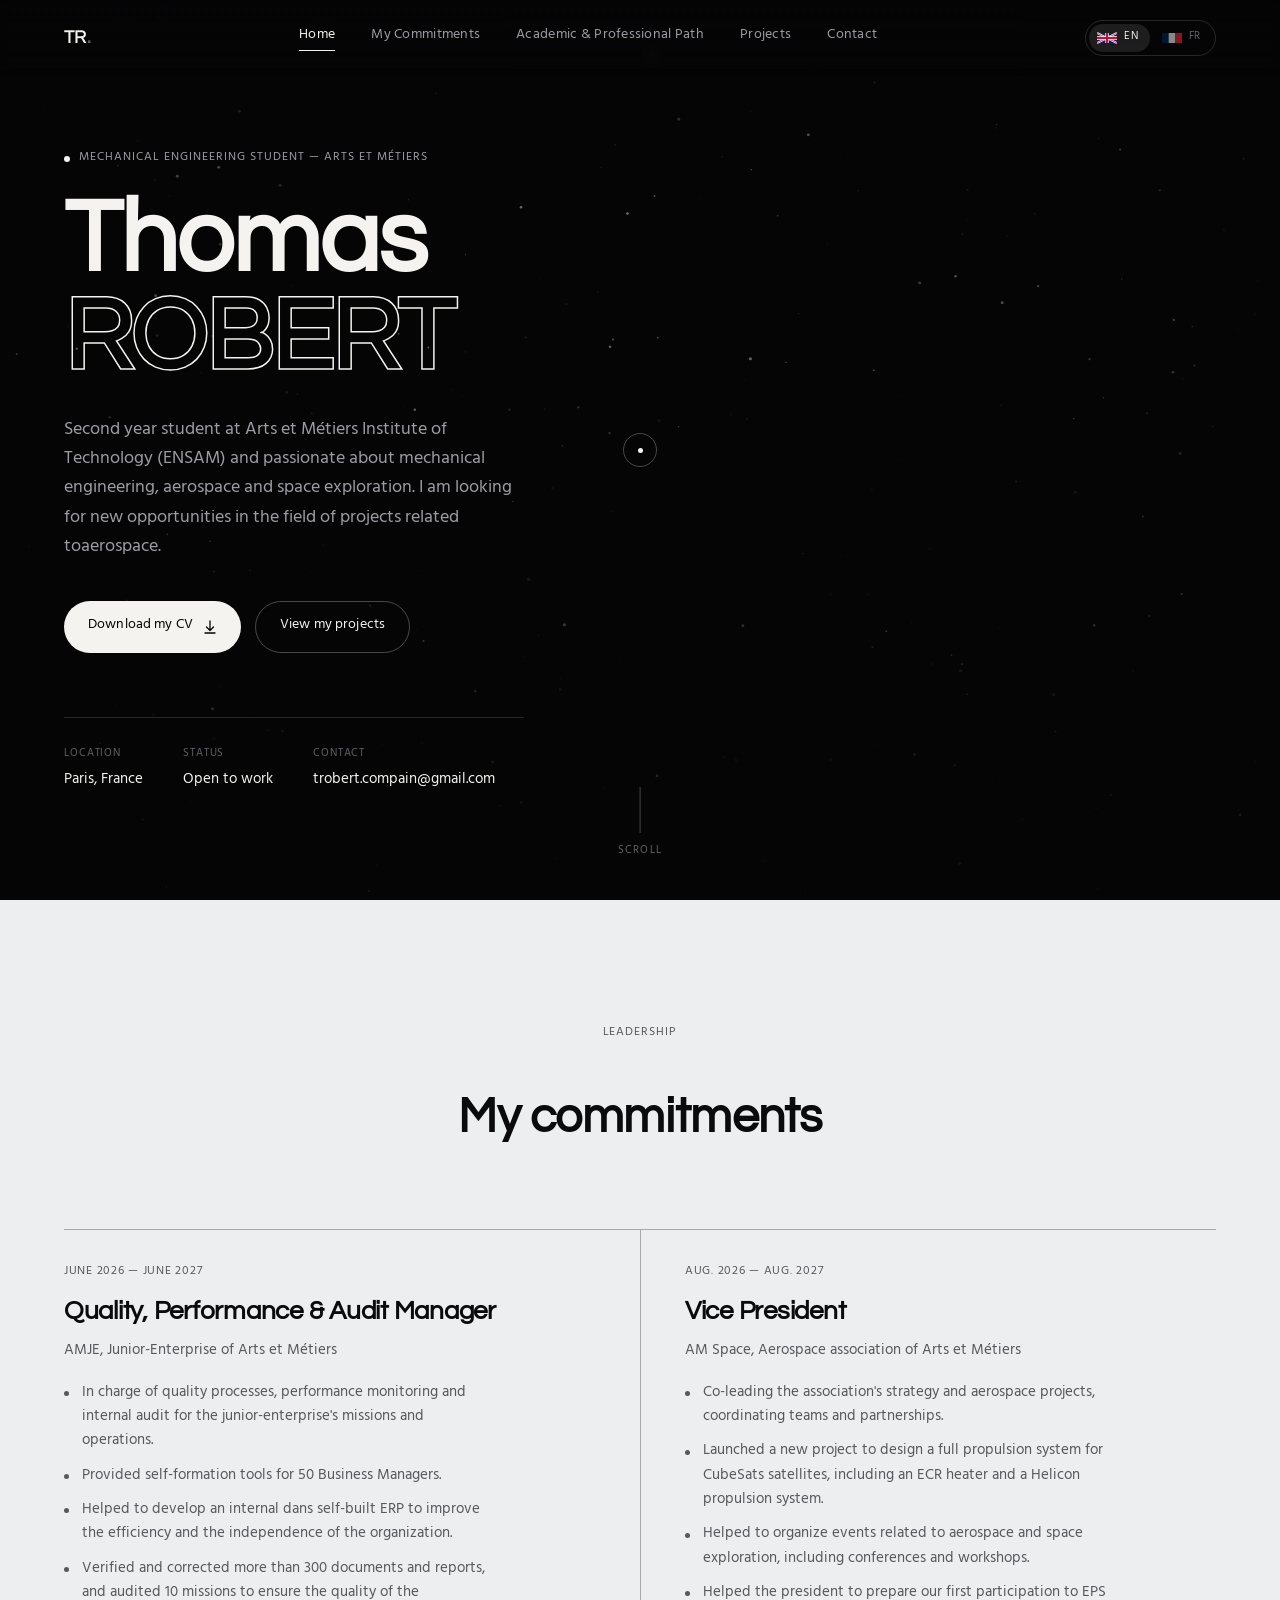
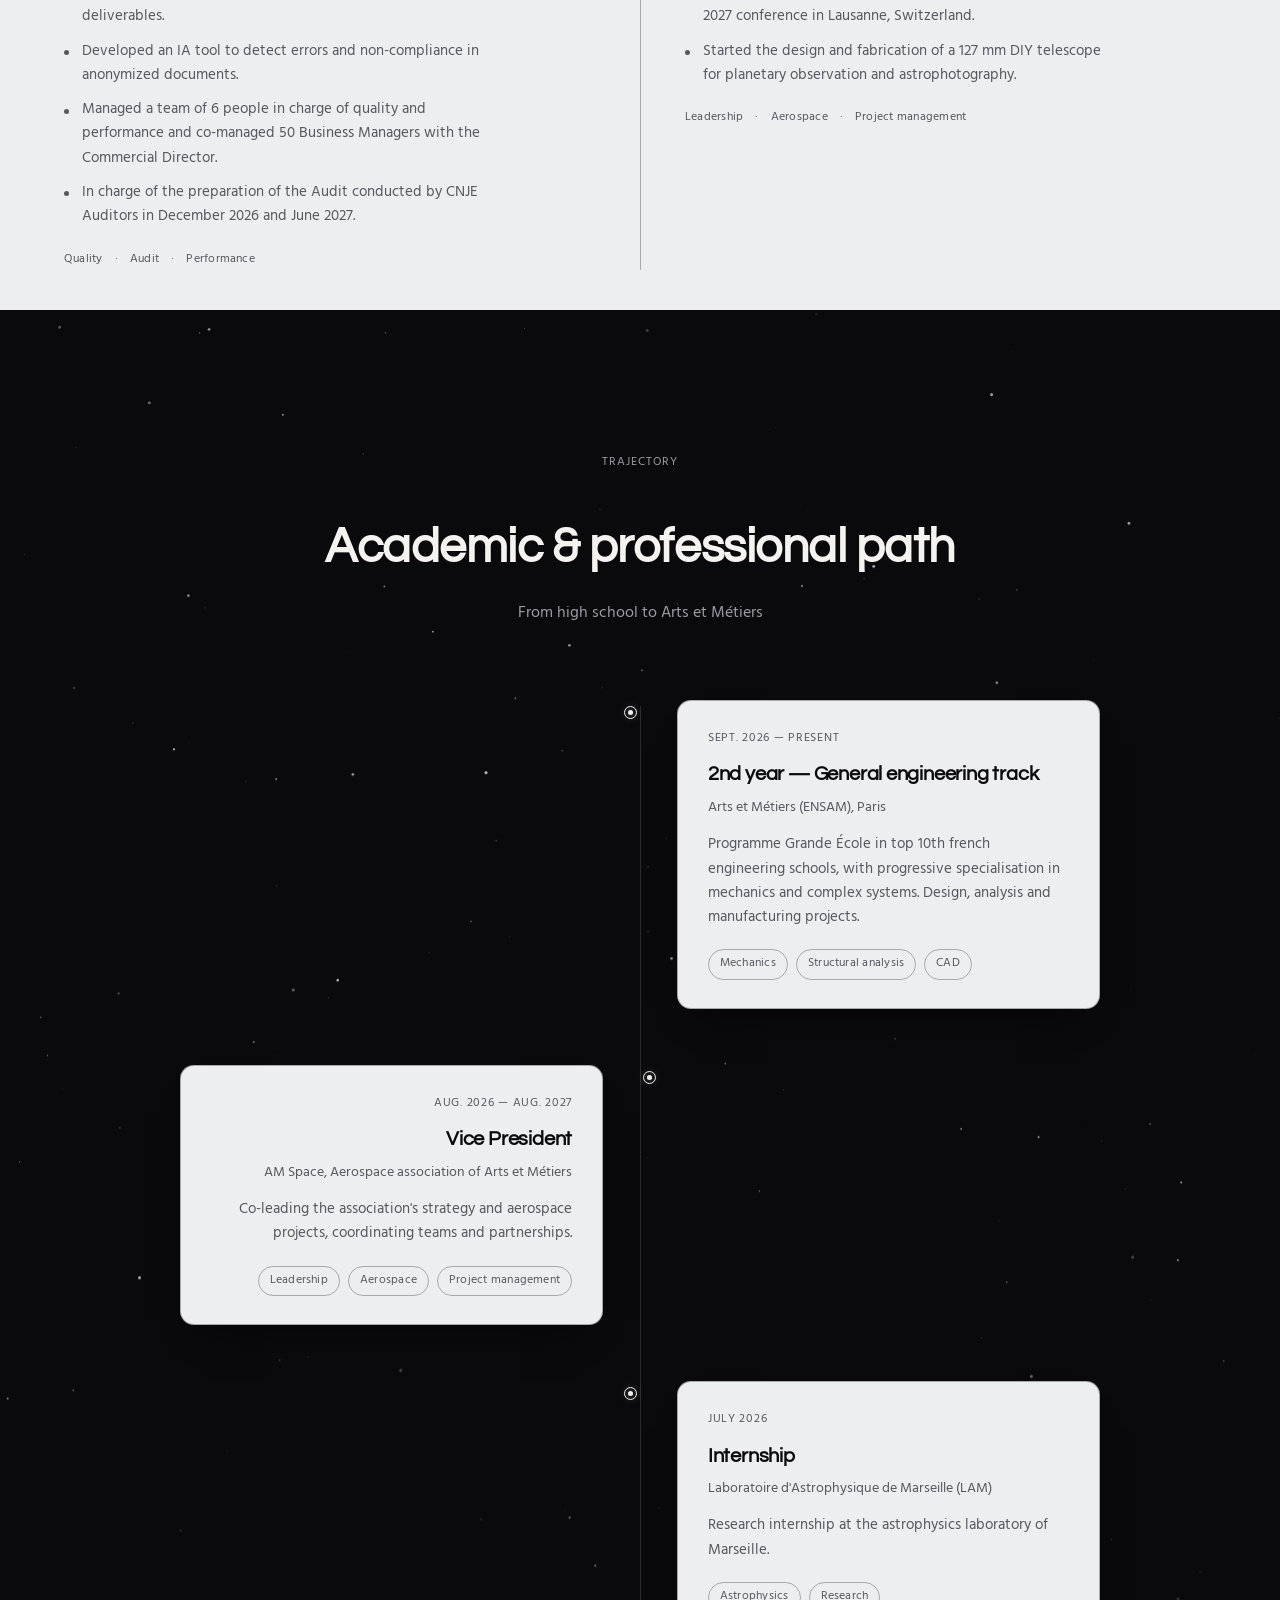
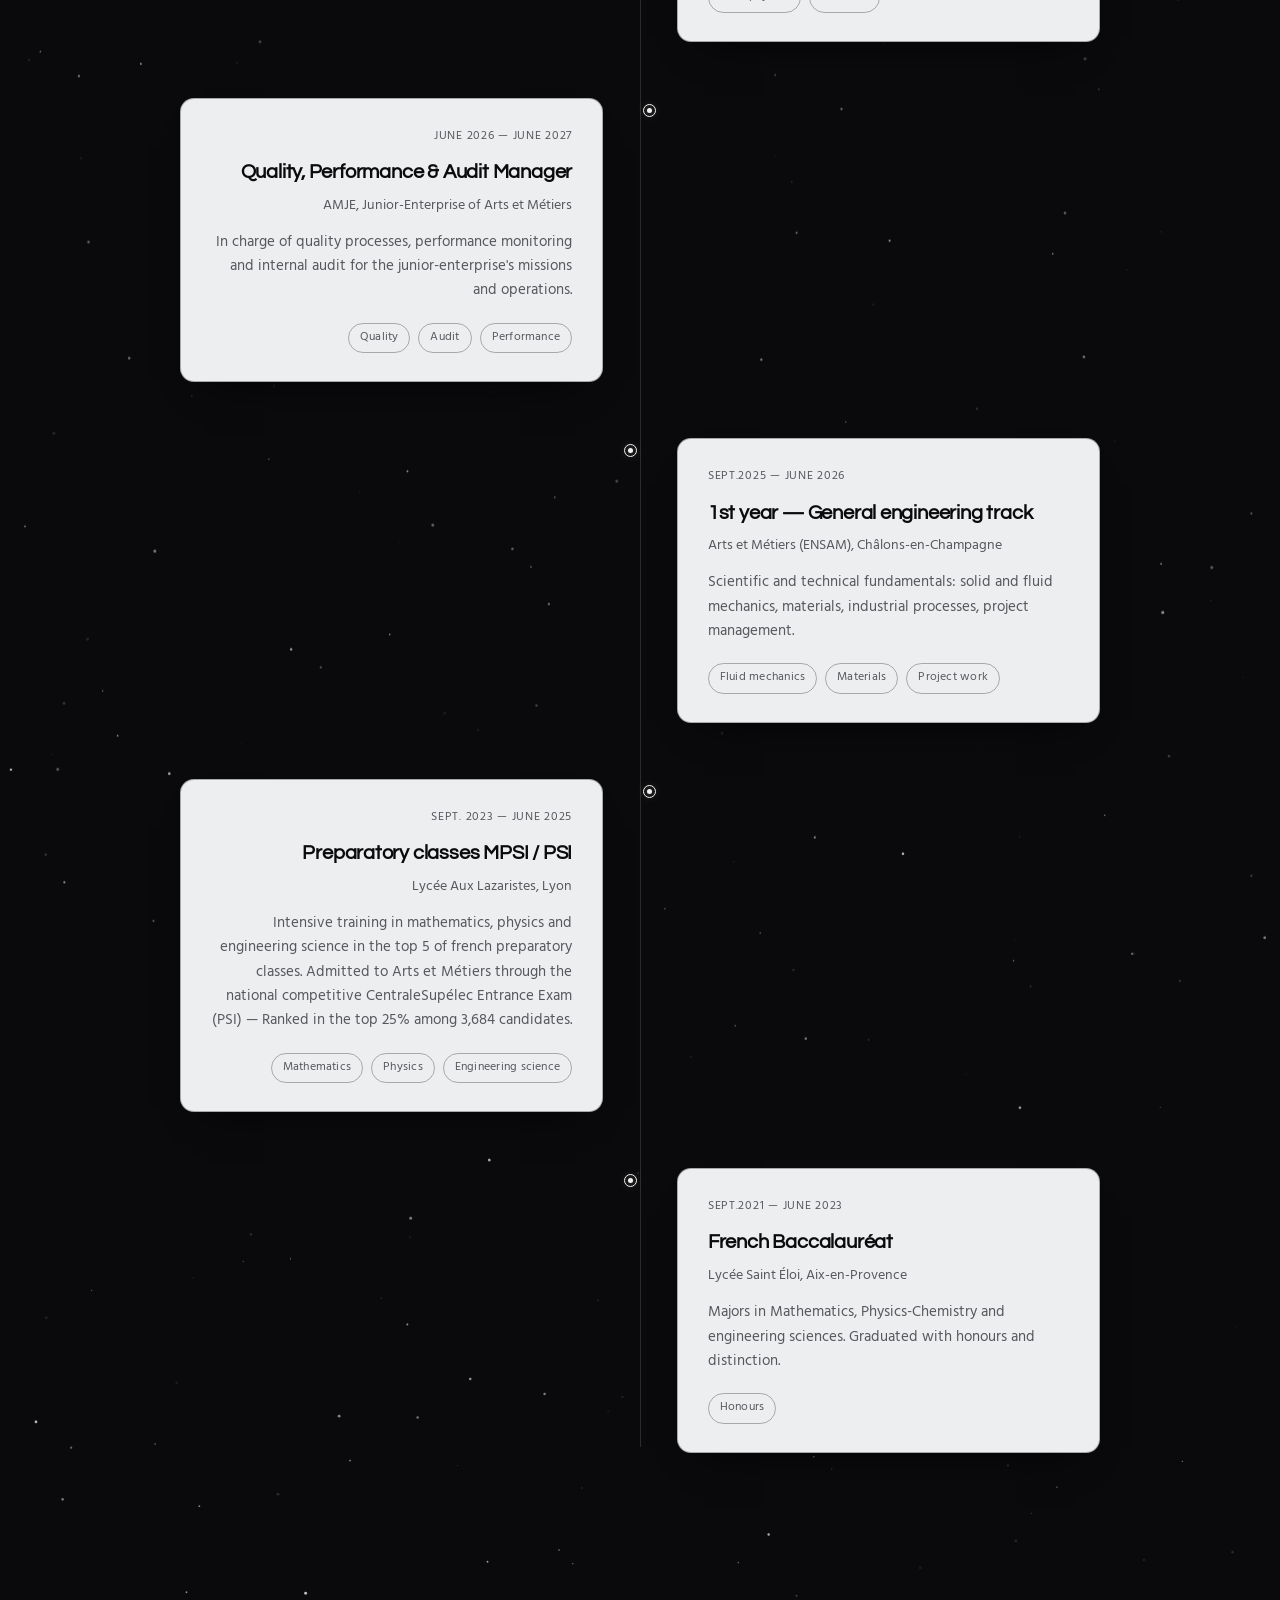
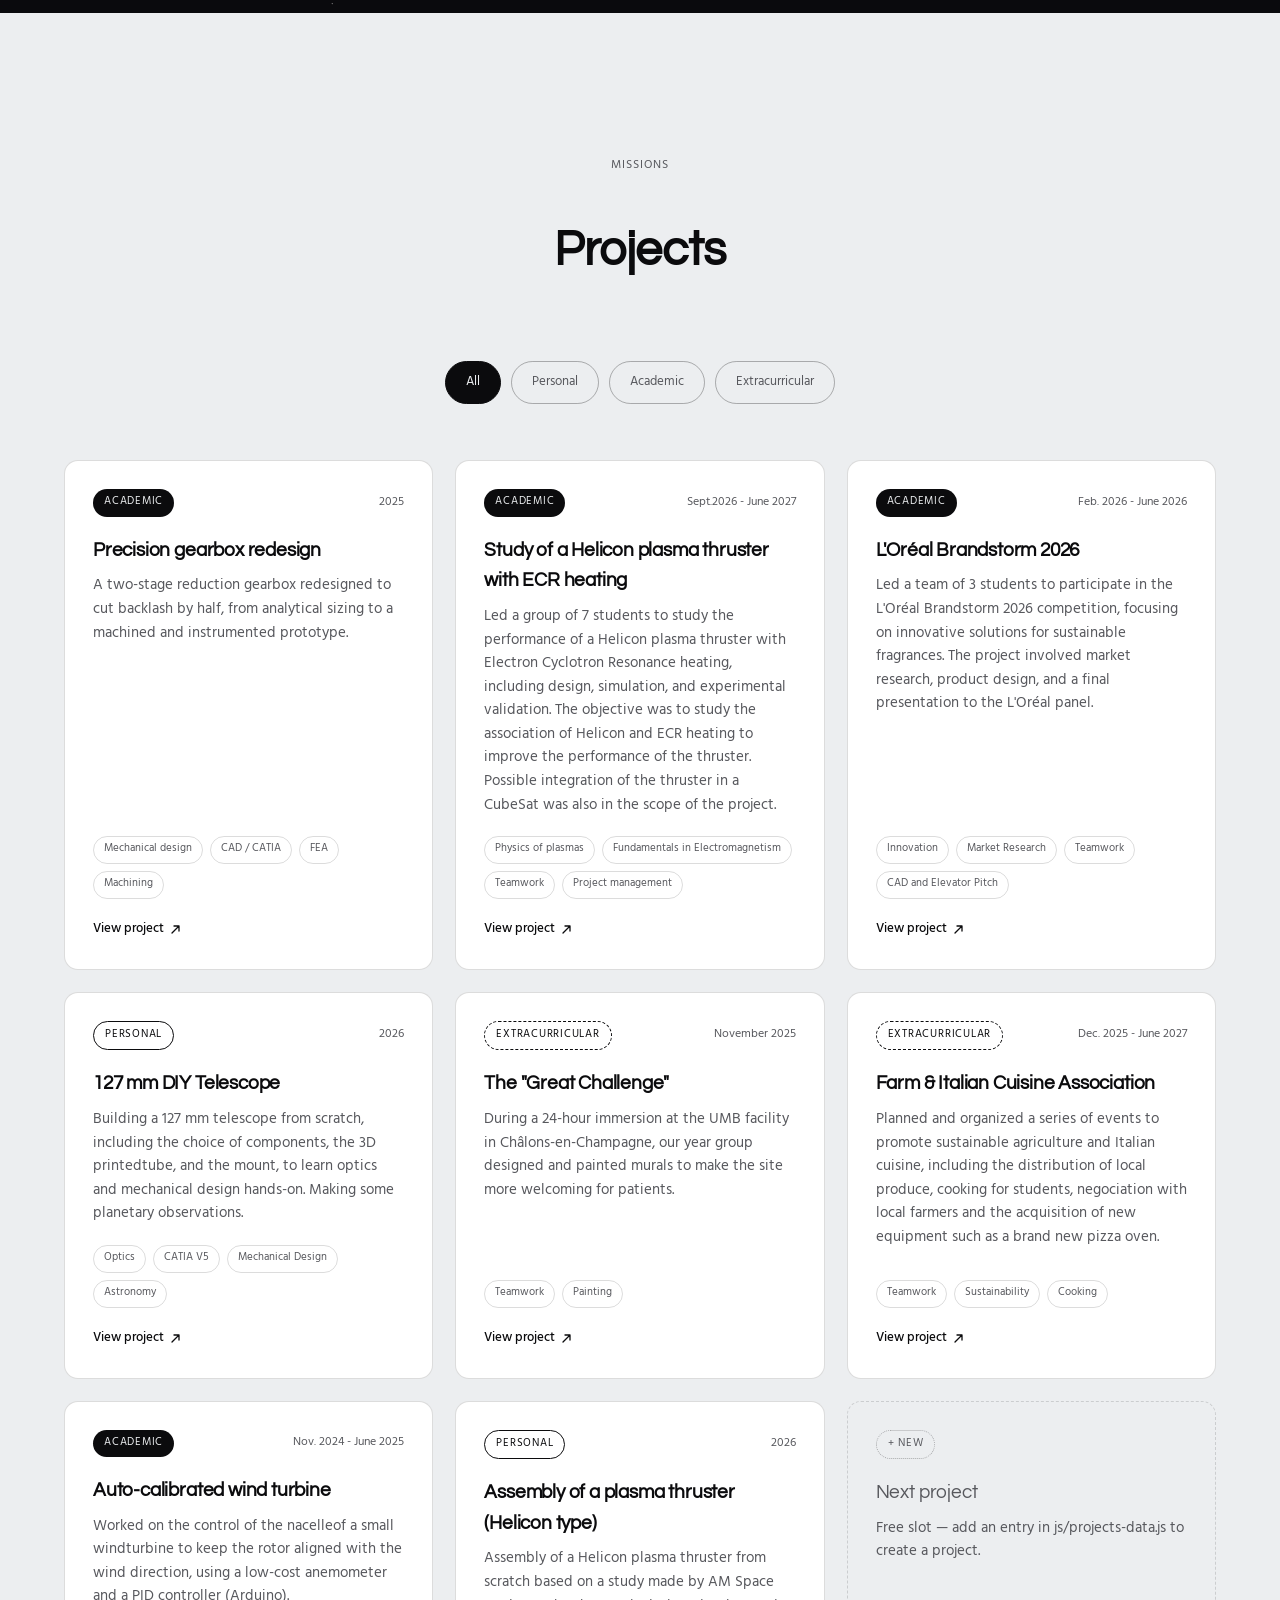
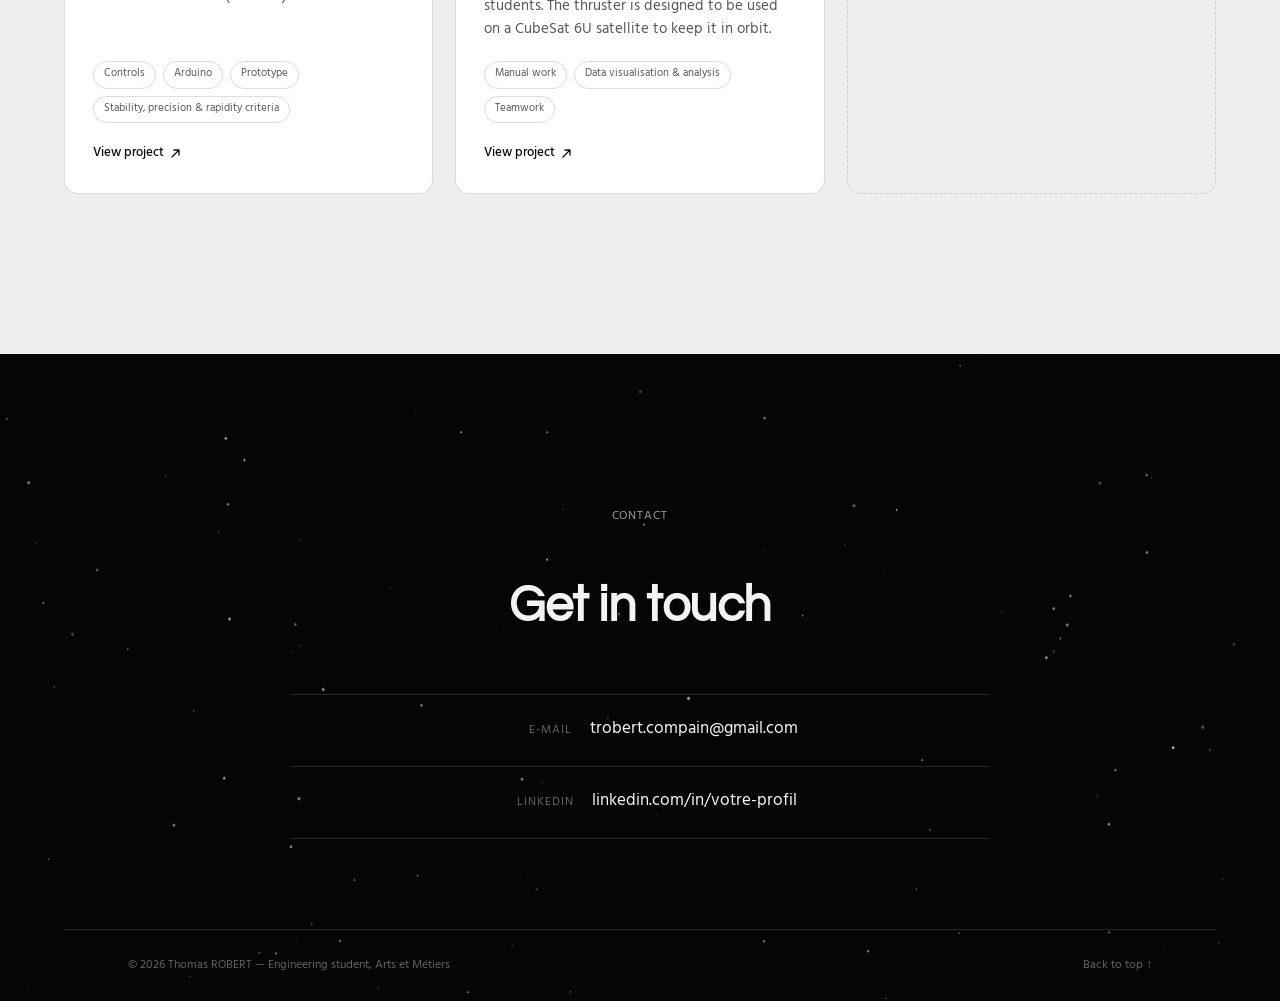
<file: index.html>
<!DOCTYPE html>
<html lang="en">
<head>
  <meta charset="UTF-8">
  <meta name="viewport" content="width=device-width, initial-scale=1.0">
  <title data-i18n="meta.title">Thomas ROBERT — MechanicalEngineering Student, Arts et Métiers</title>
  <meta name="description" data-i18n-attrs="content:meta.description" content="Portfolio of Thomas ROBERT, second-year engineering student at Arts et Métiers (ENSAM).">

  <!-- Évite le clignotement anglais → français au chargement (voir js/i18n.js) -->
  <script>
    (function () {
      try {
        var q = new URLSearchParams(location.search).get('lang');
        var l = q || localStorage.getItem('portfolio-lang');
        if (l && l !== 'en') {
          document.documentElement.setAttribute('lang', l);
          document.documentElement.setAttribute('data-lang-loading', '');
        }
      } catch (e) { /* localStorage indisponible : on reste en anglais */ }
    })();
  </script>

  <!-- Favicon -->
  <link rel="icon" type="image/svg+xml" href="assets/img/favicon.svg">

  <!-- Fonts : Questrial (titres et sous-titres) / Hind Guntur (texte courant, dates, tags) -->
  <link rel="preconnect" href="https://fonts.googleapis.com">
  <link rel="preconnect" href="https://fonts.gstatic.com" crossorigin>
  <link href="https://fonts.googleapis.com/css2?family=Questrial&family=Hind+Guntur:wght@300;400;500;600;700&display=swap" rel="stylesheet">

  <link rel="stylesheet" href="css/style.css">
</head>
<body>

  <!-- Curseur personnalisé (désactivé automatiquement sur tactile / reduced-motion) -->
  <div class="cursor" aria-hidden="true">
    <div class="cursor-dot"></div>
    <div class="cursor-ring"></div>
  </div>
  <canvas id="trail-canvas" aria-hidden="true"></canvas>

  <!-- ===================== NAVIGATION ===================== -->
  <header class="nav" id="nav">
    <a href="#home" class="nav-logo">TR<span>.</span></a>

    <nav class="nav-links" id="nav-links">
      <a href="#home" data-nav data-i18n="nav.home">Home</a>
      <a href="#commitments" data-nav data-i18n="nav.commitments">My Commitments</a>
      <a href="#journey" data-nav data-i18n="nav.journey">Academic &amp; Professional Path</a>
      <a href="#projects" data-nav data-i18n="nav.projects">Projects</a>
      <a href="#contact" data-nav data-i18n="nav.contact">Contact</a>
      <!-- Sélecteur de langue (drapeaux) — dupliqué dans le menu mobile -->
      <div class="lang-switch lang-switch-mobile" data-lang-switch></div>
    </nav>

    <div class="nav-right">
      <div class="lang-switch lang-switch-desktop" data-lang-switch></div>
      <button class="nav-toggle" id="nav-toggle"
              data-i18n-attrs="aria-label:nav.menuOpen"
              aria-label="Open the menu" aria-expanded="false">
        <span></span><span></span><span></span>
      </button>
    </div>
  </header>

  <!-- ===================== HERO ===================== -->
  <section class="hero" id="home">
    <canvas id="stars-canvas" aria-hidden="true"></canvas>
    <div class="hero-vignette" aria-hidden="true"></div>

    <div class="hero-content">
      <p class="eyebrow"><span class="eyebrow-dot"></span><span data-i18n="hero.eyebrow">Mechanical Engineering student — Arts et Métiers</span></p>
      <h1 class="hero-title">
        Thomas<br>
        <span class="outline">ROBERT</span>
      </h1>
      <p class="hero-text" data-i18n="hero.text">
        <!-- ✏️ À PERSONNALISER : ta présentation en 2-3 phrases (et sa traduction dans js/i18n.js) -->
        Second year student at Arts et Métiers Institute of Technology (ENSAM) and passionate about mechanical engineering, aerospace and space exploration. I am looking for new opportunities in the field of projects related toaerospace.
      </p>

      <div class="hero-actions">
        <a href="assets/cv/CV.pdf" class="btn btn-primary" download>
          <span data-i18n="hero.cv">Download my CV</span>
          <svg width="14" height="14" viewBox="0 0 14 14" fill="none"><path d="M7 1v9M3.5 7 7 10.5 10.5 7M2 13h10" stroke="currentColor" stroke-width="1.3" stroke-linecap="round" stroke-linejoin="round"/></svg>
        </a>
        <a href="#projects" class="btn btn-ghost" data-nav data-i18n="hero.seeProjects">View my projects</a>
      </div>

      <ul class="hero-meta">
        <li><span data-i18n="hero.metaLocation">Location</span><span data-i18n="hero.metaLocationValue">Paris, France</span></li>
        <li><span data-i18n="hero.metaStatus">Status</span><span data-i18n="hero.metaStatusValue">Open to work</span></li>
        <li><span data-i18n="hero.metaContact">Contact</span><a href="mailto:thomas.robert@gmail.com">trobert.compain@gmail.com</a></li>
      </ul>
    </div>

    <a href="#commitments" class="scroll-cue" data-nav
       data-i18n-attrs="aria-label:hero.scrollAria" aria-label="Scroll to my commitments">
      <span class="scroll-cue-line"></span>
      <span class="scroll-cue-label" data-i18n="hero.scroll">Scroll</span>
    </a>
  </section>

  <!-- ===================== COMMITMENTS ===================== -->
  <section class="commitments-section" id="commitments">
    <div class="section-head reveal">
      <p class="eyebrow eyebrow-dark" data-i18n="commitments.eyebrow">Leadership</p>
      <h2 class="section-title section-title-dark" data-i18n="commitments.title">My commitments</h2>
    </div>

    <div class="commitments-columns">
      <article class="commitment-col reveal">
        <p class="commitment-date" data-i18n="c1.date">June 2026 — June 2027</p>
        <h3 class="commitment-role" data-i18n="c1.title">Quality, Performance &amp; Audit Manager</h3>
        <p class="commitment-org" data-i18n="c1.place">AMJE, Junior-Enterprise of Arts et Métiers</p>
        <ul class="commitment-desc" data-i18n="c1.desc">
          <li>In charge of quality processes, performance monitoring and internal audit for the junior-enterprise's missions and operations.</li>
          <li>Provided self-formation tools for 50 Business Managers.</li>
          <li>Helped to develop an internal dans self-built ERP to improve the efficiency and the independence of the organization.</li>
          <li>Verified and corrected more than 300 documents and reports, and audited 10 missions to ensure the quality of the deliverables.</li>
          <li>Developed an IA tool to detect errors and non-compliance in anonymized documents.</li>
          <li>Managed a team of 6 people in charge of quality and performance and co-managed 50 Business Managers with the Commercial Director.</li>
          <li>In charge of the preparation of the Audit conducted by CNJE Auditors in December 2026 and June 2027.</li>
        </ul>
        <ul class="commitment-tags">
          <li data-i18n="c1.t1">Quality</li><li data-i18n="c1.t2">Audit</li><li data-i18n="c1.t3">Performance</li>
        </ul>
      </article>

      <article class="commitment-col reveal">
        <p class="commitment-date" data-i18n="c2.date">Aug. 2026 — Aug. 2027</p>
        <h3 class="commitment-role" data-i18n="c2.title">Vice President</h3>
        <p class="commitment-org" data-i18n="c2.place">AM Space, Aerospace association of Arts et Métiers</p>
        <ul class="commitment-desc" data-i18n="c2.desc">
          <li>Co-leading the association's strategy and aerospace projects, coordinating teams and partnerships.</li>
          <li>Launched a new project to design a full propulsion system for CubeSats satellites, including an ECR heater and a Helicon propulsion system.</li>
          <li>Helped to organize events related to aerospace and space exploration, including conferences and workshops.</li>
          <li>Helped the president to prepare our first participation to EPS 2027 conference in Lausanne, Switzerland.</li>
          <li>Started the design and fabrication of a 127 mm DIY telescope for planetary observation and astrophotography.</li>
        </ul>
        <ul class="commitment-tags">
          <li data-i18n="c2.t1">Leadership</li><li data-i18n="c2.t2">Aerospace</li><li data-i18n="c2.t3">Project management</li>
        </ul>
      </article>
    </div>
  </section>

  <!-- ===================== JOURNEY (TIMELINE) ===================== -->
  <section class="timeline-section" id="journey">
    <canvas id="stars-canvas-2" aria-hidden="true"></canvas>

    <div class="section-head reveal">
      <p class="eyebrow eyebrow-alt" data-i18n="journey.eyebrow">Trajectory</p>
      <h2 class="section-title" data-i18n="journey.title">Academic &amp; professional path</h2>
      <p class="section-sub" data-i18n="journey.sub">From high school to Arts et Métiers</p>
    </div>

    <div class="timeline" id="timeline">
      <div class="timeline-track" aria-hidden="true">
        <div class="timeline-track-fill" id="timeline-fill"></div>
      </div>

      <!-- ✏️ À PERSONNALISER : ajoute / retire des étapes, garde l'ordre du plus récent (haut)
           au plus ancien (bas). Chaque texte a une clé data-i18n : sa traduction française
           se trouve dans js/i18n.js (clés j1.*, j2.*, …). -->

      <article class="timeline-item reveal">
        <div class="timeline-node"><span></span></div>
        <div class="timeline-card">
          <p class="timeline-date" data-i18n="j1.date">Sept. 2026 — Present</p>
          <h3 data-i18n="j1.title">2nd year — General engineering track</h3>
          <p class="timeline-place" data-i18n="j1.place">Arts et Métiers (ENSAM), Paris</p>
          <p class="timeline-desc" data-i18n="j1.desc">
            Programme Grande École in top 10th french engineering schools, with progressive specialisation in mechanics and
            complex systems. Design, analysis and manufacturing projects.
          </p>
          <ul class="timeline-tags">
            <li data-i18n="j1.t1">Mechanics</li><li data-i18n="j1.t2">Structural analysis</li><li data-i18n="j1.t3">CAD</li>
          </ul>
        </div>
      </article>

      <article class="timeline-item reveal">
        <div class="timeline-node"><span></span></div>
        <div class="timeline-card">
          <p class="timeline-date" data-i18n="j1b.date">Aug. 2026 — Aug. 2027</p>
          <h3 data-i18n="j1b.title">Vice President</h3>
          <p class="timeline-place" data-i18n="j1b.place">AM Space, Aerospace association of Arts et Métiers</p>
          <p class="timeline-desc" data-i18n="j1b.desc">
            Co-leading the association's strategy and aerospace projects, coordinating teams and partnerships.
          </p>
          <ul class="timeline-tags">
            <li data-i18n="j1b.t1">Leadership</li><li data-i18n="j1b.t2">Aerospace</li><li data-i18n="j1b.t3">Project management</li>
          </ul>
        </div>
      </article>

      <article class="timeline-item reveal">
        <div class="timeline-node"><span></span></div>
        <div class="timeline-card">
          <p class="timeline-date" data-i18n="j1c.date">July 2026</p>
          <h3 data-i18n="j1c.title">Internship</h3>
          <p class="timeline-place" data-i18n="j1c.place">Laboratoire d'Astrophysique de Marseille (LAM)</p>
          <p class="timeline-desc" data-i18n="j1c.desc">
            Research internship at the astrophysics laboratory of Marseille.
          </p>
          <ul class="timeline-tags">
            <li data-i18n="j1c.t1">Astrophysics</li><li data-i18n="j1c.t2">Research</li>
          </ul>
        </div>
      </article>

      <article class="timeline-item reveal">
        <div class="timeline-node"><span></span></div>
        <div class="timeline-card">
          <p class="timeline-date" data-i18n="j1a.date">June 2026 — June 2027</p>
          <h3 data-i18n="j1a.title">Quality, Performance &amp; Audit Manager</h3>
          <p class="timeline-place" data-i18n="j1a.place">AMJE, Junior-Enterprise of Arts et Métiers</p>
          <p class="timeline-desc" data-i18n="j1a.desc">
            In charge of quality processes, performance monitoring and internal audit for the junior-enterprise's missions and operations.
          </p>
          <ul class="timeline-tags">
            <li data-i18n="j1a.t1">Quality</li><li data-i18n="j1a.t2">Audit</li><li data-i18n="j1a.t3">Performance</li>
          </ul>
        </div>
      </article>

      <article class="timeline-item reveal">
        <div class="timeline-node"><span></span></div>
        <div class="timeline-card">
          <p class="timeline-date" data-i18n="j2.date">Sept.2025 — June 2026</p>
          <h3 data-i18n="j2.title">1st year — General engineering track</h3>
          <p class="timeline-place" data-i18n="j2.place">Arts et Métiers (ENSAM), Châlons-en-Champagne</p>
          <p class="timeline-desc" data-i18n="j2.desc">
            Scientific and technical fundamentals: solid and fluid mechanics,
            materials, industrial processes, project management.
          </p>
          <ul class="timeline-tags">
            <li data-i18n="j2.t1">Fluid mechanics</li><li data-i18n="j2.t2">Materials</li><li data-i18n="j2.t3">Project work</li>
          </ul>
        </div>
      </article>

      <article class="timeline-item reveal">
        <div class="timeline-node"><span></span></div>
        <div class="timeline-card">
          <p class="timeline-date" data-i18n="j3.date">Sept. 2023 — June 2025</p>
          <h3 data-i18n="j3.title">Preparatory classes MPSI / PSI</h3>
          <p class="timeline-place" data-i18n="j3.place">Lycée Aux Lazaristes, Lyon</p>
          <p class="timeline-desc" data-i18n="j3.desc">
            Intensive training in mathematics, physics and engineering science in the top 5 of french preparatory classes.
            Admitted to Arts et Métiers through the national competitive CentraleSupélec Entrance Exam (PSI) — Ranked in the top 25% among 3,684 candidates.
          </p>
          <ul class="timeline-tags">
            <li data-i18n="j3.t1">Mathematics</li><li data-i18n="j3.t2">Physics</li><li data-i18n="j3.t3">Engineering science</li>
          </ul>
        </div>
      </article>

      <article class="timeline-item reveal">
        <div class="timeline-node"><span></span></div>
        <div class="timeline-card">
          <p class="timeline-date" data-i18n="j4.date">Sept.2021 — June 2023</p>
          <h3 data-i18n="j4.title">French Baccalauréat</h3>
          <p class="timeline-place" data-i18n="j4.place">Lycée Saint Éloi, Aix-en-Provence</p>
          <p class="timeline-desc" data-i18n="j4.desc">
            Majors in Mathematics, Physics-Chemistry and engineering sciences. Graduated with honours and distinction.
          </p>
          <ul class="timeline-tags">
            <li data-i18n="j4.t1">Honours</li>
          </ul>
        </div>
      </article>

    </div>
  </section>

  <!-- ===================== PROJECTS ===================== -->
  <section class="projects-section" id="projects">
    <div class="section-head reveal">
      <p class="eyebrow eyebrow-dark" data-i18n="projects.eyebrow">Missions</p>
      <h2 class="section-title section-title-dark" data-i18n="projects.title">Projects</h2>
    </div>

    <!-- Filtres et cartes sont générés depuis js/projects-data.js -->
    <div class="filters reveal" id="project-filters" role="tablist"
         data-i18n-attrs="aria-label:projects.filterAria" aria-label="Filter projects"></div>

    <div class="projects-grid" id="projects-grid"></div>
  </section>

  <!-- ===================== CONTACT / FOOTER ===================== -->
  <section class="contact-section" id="contact">
    <canvas id="stars-canvas-3" aria-hidden="true"></canvas>

    <div class="contact-content reveal">
      <p class="eyebrow eyebrow-alt" data-i18n="contact.eyebrow">Contact</p>
      <h2 class="contact-title" data-i18n="contact.title">Get in touch</h2>

      <div class="contact-links">
        <a href="mailto:thomas.robert@ensam.eu" class="contact-link">
          <span data-i18n="contact.email">E-mail</span>trobert.compain@gmail.com
        </a>
        <a href="https://www.linkedin.com/in/votre-profil/" class="contact-link" target="_blank" rel="noopener">
          <span>LinkedIn</span>linkedin.com/in/votre-profil
        </a>
      </div>
    </div>

    <footer class="footer">
      <p>© <span id="year"></span> Thomas ROBERT <span data-i18n="footer.text">— Engineering student, Arts et Métiers</span></p>
      <a href="#home" data-nav class="footer-top" data-i18n="footer.top">Back to top ↑</a>
    </footer>
  </section>

  <script src="js/i18n.js"></script>
  <script src="js/projects-data.js"></script>
  <script src="js/script.js"></script>
</body>
</html>
</file>
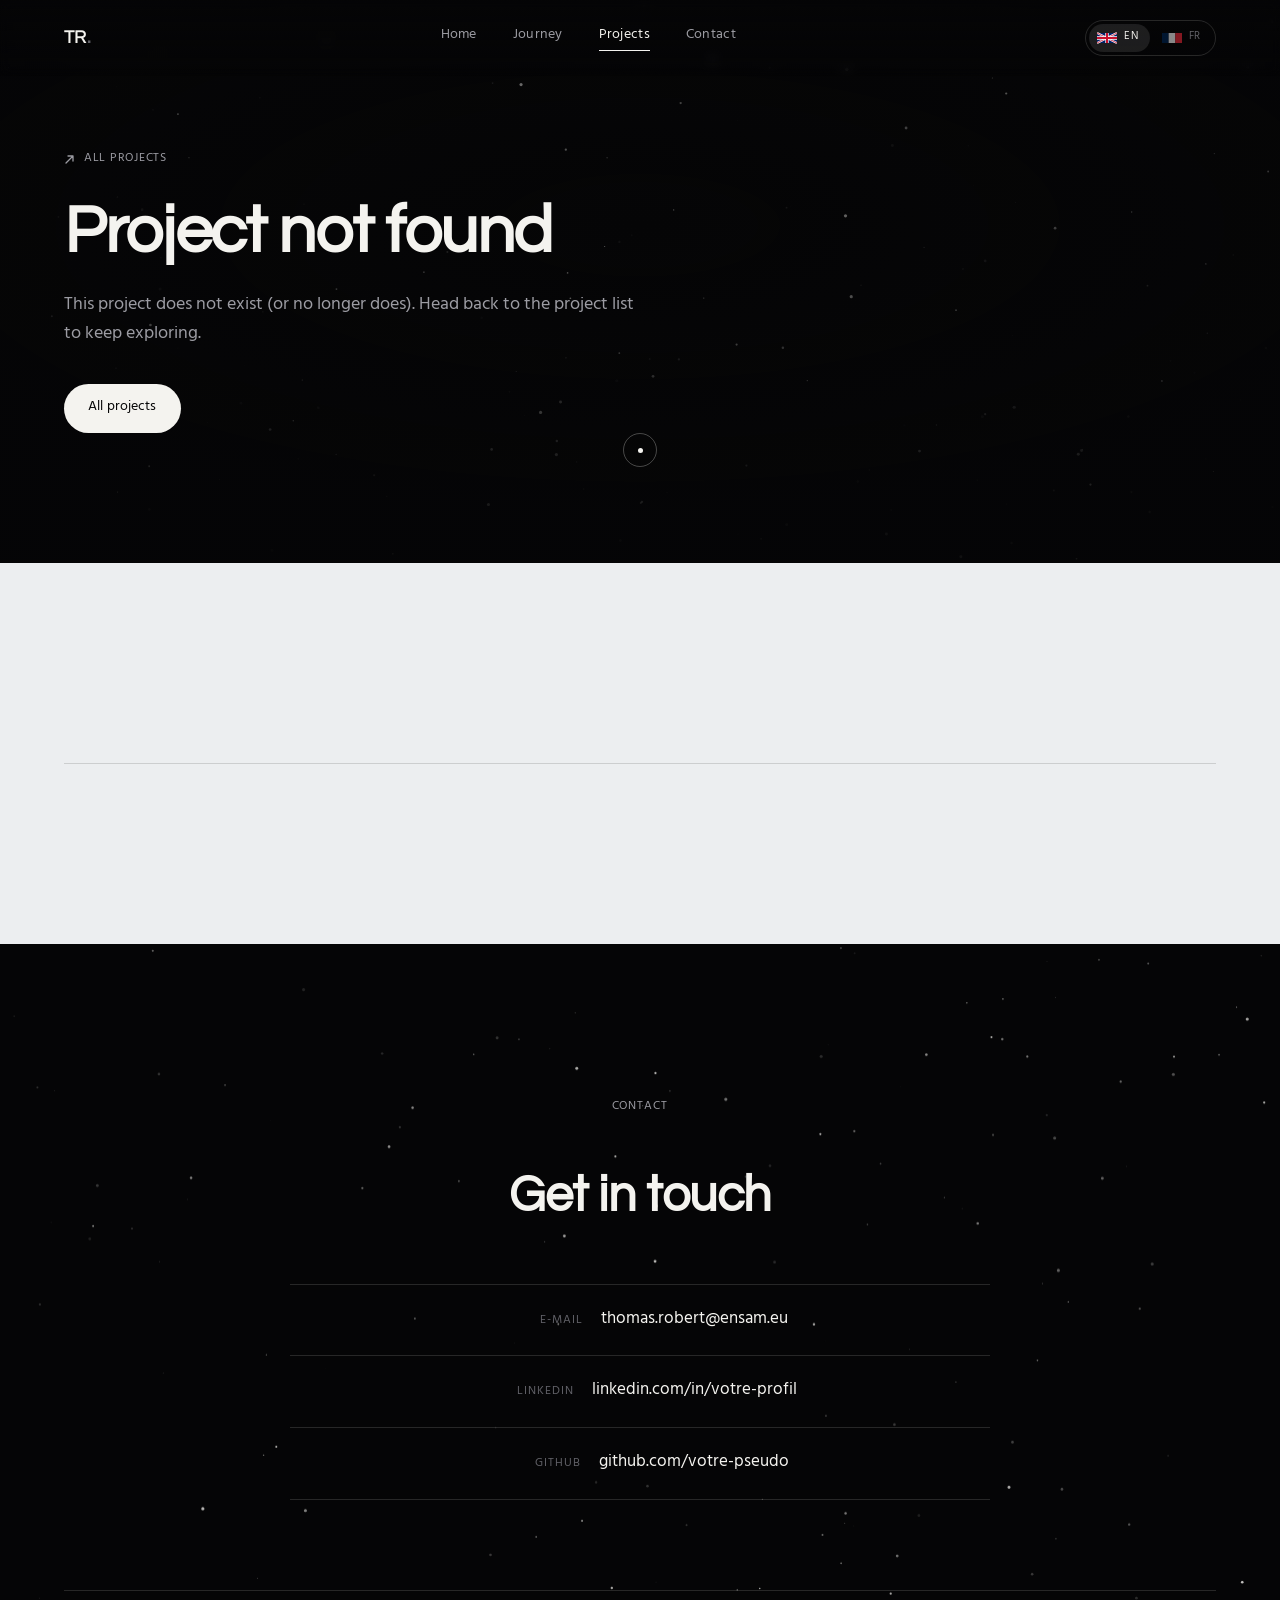
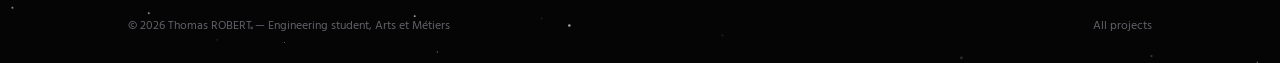
<file: project.html>
<!DOCTYPE html>
<html lang="en">
<head>
  <meta charset="UTF-8">
  <meta name="viewport" content="width=device-width, initial-scale=1.0">
  <title>Project — Thomas ROBERT</title>
  <meta name="description" content="Project detail — portfolio of Thomas ROBERT, engineering student at Arts et Métiers.">

  <!-- Évite le clignotement anglais → français au chargement (voir js/i18n.js) -->
  <script>
    (function () {
      try {
        var q = new URLSearchParams(location.search).get('lang');
        var l = q || localStorage.getItem('portfolio-lang');
        if (l && l !== 'en') {
          document.documentElement.setAttribute('lang', l);
          document.documentElement.setAttribute('data-lang-loading', '');
        }
      } catch (e) { /* localStorage indisponible : on reste en anglais */ }
    })();
  </script>

  <link rel="icon" type="image/svg+xml" href="assets/img/favicon.svg">

  <link rel="preconnect" href="https://fonts.googleapis.com">
  <link rel="preconnect" href="https://fonts.gstatic.com" crossorigin>
  <link href="https://fonts.googleapis.com/css2?family=Questrial&family=Hind+Guntur:wght@300;400;500;600;700&display=swap" rel="stylesheet">

  <link rel="stylesheet" href="css/style.css">
</head>
<body>

  <div class="cursor" aria-hidden="true">
    <div class="cursor-dot"></div>
    <div class="cursor-ring"></div>
  </div>
  <canvas id="trail-canvas" aria-hidden="true"></canvas>

  <!-- ===================== NAVIGATION ===================== -->
  <header class="nav" id="nav">
    <a href="index.html#home" class="nav-logo">TR<span>.</span></a>

    <nav class="nav-links" id="nav-links">
      <a href="index.html#home" data-i18n="nav.home">Home</a>
      <a href="index.html#journey" data-i18n="nav.journey">Journey</a>
      <a href="index.html#projects" class="is-active" data-i18n="nav.projects">Projects</a>
      <a href="index.html#contact" data-i18n="nav.contact">Contact</a>
      <div class="lang-switch lang-switch-mobile" data-lang-switch></div>
    </nav>

    <div class="nav-right">
      <div class="lang-switch lang-switch-desktop" data-lang-switch></div>
      <button class="nav-toggle" id="nav-toggle" aria-label="Open the menu" aria-expanded="false">
        <span></span><span></span><span></span>
      </button>
    </div>
  </header>

  <main>
    <!-- ===================== EN-TÊTE DU PROJET (fond nuit) ===================== -->
    <section class="pd-hero" id="project-top">
      <canvas id="stars-canvas" aria-hidden="true"></canvas>
      <div class="hero-vignette" aria-hidden="true"></div>
      <div class="pd-hero-content" id="pd-hero">
        <!-- rempli par js/project-page.js -->
      </div>
    </section>

    <!-- ===================== CORPS DU PROJET (fond papier) ===================== -->
    <section class="pd-section">
      <div class="pd-cover" id="pd-cover"></div>

      <div class="pd-layout">
        <aside class="pd-aside" id="pd-aside"></aside>
        <div class="pd-body" id="pd-body"></div>
      </div>

      <nav class="pd-pager" id="pd-pager" aria-label="Projects"></nav>
    </section>
  </main>

  <!-- ===================== CONTACT / FOOTER ===================== -->
  <section class="contact-section" id="contact">
    <canvas id="stars-canvas-3" aria-hidden="true"></canvas>

    <div class="contact-content reveal">
      <p class="eyebrow eyebrow-alt" data-i18n="contact.eyebrow">Contact</p>
      <h2 class="contact-title" data-i18n="contact.title">Get in touch</h2>

      <div class="contact-links">
        <a href="mailto:thomas.robert@ensam.eu" class="contact-link">
          <span data-i18n="contact.email">E-mail</span>thomas.robert@ensam.eu
        </a>
        <a href="https://www.linkedin.com/in/votre-profil/" class="contact-link" target="_blank" rel="noopener">
          <span>LinkedIn</span>linkedin.com/in/votre-profil
        </a>
        <a href="https://github.com/votre-pseudo" class="contact-link" target="_blank" rel="noopener">
          <span>GitHub</span>github.com/votre-pseudo
        </a>
      </div>
    </div>

    <footer class="footer">
      <p>© <span id="year"></span> Thomas ROBERT <span data-i18n="footer.text">— Engineering student, Arts et Métiers</span></p>
      <a href="index.html#projects" class="footer-top" data-i18n="ui.backToProjects">All projects</a>
    </footer>
  </section>

  <script src="js/i18n.js"></script>
  <script src="js/projects-data.js"></script>
  <script src="js/script.js"></script>
  <script src="js/project-page.js"></script>
</body>
</html>
</file>
<file: css/style.css>
/* ==========================================================================
   PORTFOLIO SPATIAL — style.css
   Palette strictement noir / blanc / gris, une seule bascule de ton
   (la section Projets passe en clair). Signature : ciel étoilé animé,
   curseur "comète", trajectoire verticale pour le parcours.
   ========================================================================== */

/* ---------- 1. Tokens ---------- */
:root{
  /* Fond nuit */
  --bg:            #050506;
  --bg-soft:       #0a0a0d;
  --bg-elevated:   #101014;

  /* Encre sur fond nuit */
  --ink:           #f4f3ef;
  --ink-dim:       #9c9ca3;
  --ink-faint:     #616167;
  --line:          rgba(244,243,239,0.14);
  --line-strong:   rgba(244,243,239,0.28);

  /* Fond "papier" — la section Projets */
  --paper:         #eceef0;
  --paper-elevated:#e2e4e7;
  --paper-ink:     #0b0b0d;
  --paper-ink-dim: #57585d;
  --paper-line:    rgba(11,11,13,0.14);
  --paper-line-strong: rgba(11,11,13,0.3);

  /* Typo */
  --font-display: 'Questrial', 'Helvetica Neue', Arial, sans-serif;
  --font-body:    'Hind Guntur', 'Helvetica Neue', Arial, sans-serif;
  --font-mono:    'Hind Guntur', 'Helvetica Neue', Arial, sans-serif;

  /* Rythme */
  --container: 1180px;
  --pad: clamp(20px, 5vw, 64px);
  --radius: 14px;
  --radius-sm: 8px;

  --ease: cubic-bezier(.22,.61,.36,1);
}

/* ---------- 2. Reset ---------- */
*, *::before, *::after{ box-sizing: border-box; }
html{
  scroll-behavior: smooth;
  -webkit-text-size-adjust: 100%;
}
body{
  margin: 0;
  background: var(--bg);
  color: var(--ink);
  font-family: var(--font-body);
  font-size: 16px;
  line-height: 1.6;
  -webkit-font-smoothing: antialiased;
  overflow-x: hidden;
}
h1,h2,h3,h4{ margin: 0; font-family: var(--font-display); font-weight: 600; letter-spacing: -0.01em; }
p{ margin: 0; }
ul{ list-style: none; margin: 0; padding: 0; }
a{ color: inherit; text-decoration: none; }
img{ max-width: 100%; display: block; }
button{ font: inherit; color: inherit; background: none; border: 0; cursor: pointer; }
svg{ display: block; }

section{ position: relative; }
[id]{ scroll-margin-top: 84px; }

::selection{ background: var(--ink); color: var(--bg); }

/* Masque la page le temps d'appliquer la langue mémorisée (évite le
   clignotement anglais → français). Retiré par js/i18n.js. */
html[data-lang-loading] body{ visibility: hidden; }

/* ---------- 3. Curseur personnalisé ---------- */
body.has-custom-cursor, body.has-custom-cursor a, body.has-custom-cursor button{ cursor: none; }

.cursor{
  position: fixed;
  top: 0; left: 0;
  width: 0; height: 0;
  pointer-events: none;
  z-index: 9999;
  display: none;
}
body.has-custom-cursor .cursor{ display: block; }

.cursor-dot{
  position: fixed;
  top: 0; left: 0;
  width: 5px; height: 5px;
  margin: -2.5px 0 0 -2.5px;
  border-radius: 50%;
  background: var(--ink);
  pointer-events: none;
  z-index: 9999;
  transition: opacity .2s, background .25s var(--ease);
}
.cursor-ring{
  position: fixed;
  top: 0; left: 0;
  width: 34px; height: 34px;
  margin: -17px 0 0 -17px;
  border-radius: 50%;
  border: 1px solid var(--line-strong);
  pointer-events: none;
  z-index: 9998;
  background: transparent;
  transition: width .25s var(--ease), height .25s var(--ease), margin .25s var(--ease), border-color .25s var(--ease), background .25s var(--ease);
}
.cursor-ring.is-hover{
  width: 64px; height: 64px;
  margin: -32px 0 0 -32px;
  background: var(--ink);
  border-color: transparent;
}
.cursor-ring.is-down{ transform: scale(.85); }

body.cursor-on-light .cursor-dot{
  background: var(--paper-ink);
}
body.cursor-on-light .cursor-ring{
  border-color: var(--paper-ink);
}
body.cursor-on-light .cursor-ring.is-hover{
  background: var(--paper-ink);
}

#trail-canvas{
  position: fixed;
  inset: 0;
  pointer-events: none;
  z-index: 9997;
  display: none;
}
body.has-custom-cursor #trail-canvas{ display: block; }

@media (prefers-reduced-motion: reduce){
  .cursor, #trail-canvas{ display: none !important; }
  body.has-custom-cursor, body.has-custom-cursor a, body.has-custom-cursor button{ cursor: auto; }
}

/* ---------- 4. Navigation ---------- */
.nav{
  position: fixed;
  top: 0; left: 0; right: 0;
  z-index: 500;
  display: flex;
  align-items: center;
  justify-content: space-between;
  padding: 20px var(--pad);
  background: linear-gradient(to bottom, rgba(5,5,6,.85), rgba(5,5,6,0));
  backdrop-filter: blur(6px);
}
.nav-logo{
  font-family: var(--font-display);
  font-size: 1.1rem;
  font-weight: 600;
  letter-spacing: .02em;
}
.nav-logo span{ color: var(--ink-faint); }

.nav-links{ display: flex; gap: 36px; }
.nav-links a{
  font-size: .87rem;
  font-family: var(--font-mono);
  letter-spacing: .02em;
  color: var(--ink-dim);
  position: relative;
  padding-bottom: 3px;
  transition: color .25s;
}
.nav-links a::after{
  content: '';
  position: absolute;
  left: 0; bottom: 0;
  width: 0; height: 1px;
  background: var(--ink);
  transition: width .3s var(--ease);
}
.nav-links a:hover, .nav-links a.is-active{ color: var(--ink); }
.nav-links a:hover::after, .nav-links a.is-active::after{ width: 100%; }

.nav-toggle{
  display: none;
  flex-direction: column;
  gap: 5px;
  width: 30px;
  z-index: 501;
}
.nav-toggle span{
  height: 1px;
  background: var(--ink);
  transition: transform .3s var(--ease), opacity .3s var(--ease);
}
.nav-toggle[aria-expanded="true"] span:nth-child(1){ transform: translateY(6px) rotate(45deg); }
.nav-toggle[aria-expanded="true"] span:nth-child(2){ opacity: 0; }
.nav-toggle[aria-expanded="true"] span:nth-child(3){ transform: translateY(-6px) rotate(-45deg); }

/* ---------- 5. Hero ---------- */
.hero{
  position: relative;
  min-height: 100svh;
  display: flex;
  align-items: center;
  padding: 140px var(--pad) 100px;
  overflow: hidden;
}
#stars-canvas, #stars-canvas-2, #stars-canvas-3{
  position: absolute;
  inset: 0;
  width: 100%; height: 100%;
  z-index: 0;
}
.hero-vignette{
  position: absolute;
  inset: 0;
  z-index: 1;
  background:
    radial-gradient(60% 50% at 50% 40%, rgba(5,5,6,0) 0%, rgba(5,5,6,.55) 100%),
    linear-gradient(to bottom, rgba(5,5,6,.15) 0%, rgba(5,5,6,.75) 100%);
  pointer-events: none;
}
.hero-content{
  position: relative;
  z-index: 2;
  max-width: 760px;
}

.eyebrow{
  display: inline-flex;
  align-items: center;
  gap: 9px;
  font-family: var(--font-mono);
  font-size: .78rem;
  letter-spacing: .08em;
  text-transform: uppercase;
  color: var(--ink-dim);
  margin-bottom: 22px;
}
.eyebrow-dot{
  width: 6px; height: 6px;
  border-radius: 50%;
  background: var(--ink);
  animation: pulse 2.6s ease-in-out infinite;
}
@keyframes pulse{
  0%,100%{ opacity: 1; box-shadow: 0 0 0 0 rgba(244,243,239,.35); }
  50%{ opacity: .5; box-shadow: 0 0 0 6px rgba(244,243,239,0); }
}
.eyebrow-alt{ color: var(--ink-dim); }
.eyebrow-dark{ color: var(--paper-ink-dim); }
.eyebrow-dark .eyebrow-dot{ background: var(--paper-ink); }

.hero-title{
  font-size: clamp(3rem, 9vw, 6.4rem);
  line-height: .96;
  font-weight: 700;
  letter-spacing: -0.02em;
}
.hero-title .outline{
  -webkit-text-stroke: 1.5px var(--ink);
  color: transparent;
}

.hero-text{
  margin-top: 28px;
  max-width: 46ch;
  font-size: clamp(1rem, 1.6vw, 1.15rem);
  color: var(--ink-dim);
}

.hero-actions{
  display: flex;
  flex-wrap: wrap;
  gap: 14px;
  margin-top: 38px;
}
.btn{
  display: inline-flex;
  align-items: center;
  gap: 10px;
  padding: 14px 24px;
  border-radius: 999px;
  font-family: var(--font-mono);
  font-size: .85rem;
  letter-spacing: .01em;
  transition: transform .3s var(--ease), background .3s, color .3s, border-color .3s;
}
.btn-primary{
  background: var(--ink);
  color: var(--bg);
}
.btn-primary:hover{ transform: translateY(-2px); }
.btn-ghost{
  border: 1px solid var(--line-strong);
  color: var(--ink);
}
.btn-ghost:hover{ background: var(--ink); color: var(--bg); border-color: var(--ink); transform: translateY(-2px); }

.hero-meta{
  display: flex;
  flex-wrap: wrap;
  gap: 40px;
  margin-top: 64px;
  padding-top: 28px;
  border-top: 1px solid var(--line);
}
.hero-meta li{
  font-size: .92rem;
  color: var(--ink);
}
/* Premier span = libellé ; le suivant porte la valeur (traduisible) */
.hero-meta li > span:first-child{
  display: block;
  font-family: var(--font-mono);
  font-size: .7rem;
  letter-spacing: .08em;
  text-transform: uppercase;
  color: var(--ink-faint);
  margin-bottom: 6px;
}
.hero-meta a:hover{ text-decoration: underline; text-underline-offset: 3px; }

.scroll-cue{
  position: absolute;
  left: 50%;
  bottom: 40px;
  transform: translateX(-50%);
  z-index: 2;
  display: flex;
  flex-direction: column;
  align-items: center;
  gap: 10px;
}
.scroll-cue-line{
  position: relative;
  width: 1px;
  height: 46px;
  background: var(--line-strong);
  overflow: hidden;
}
.scroll-cue-line::after{
  content: '';
  position: absolute;
  left: 0; top: -100%;
  width: 100%; height: 100%;
  background: var(--ink);
  animation: descend 2.2s ease-in-out infinite;
}
@keyframes descend{
  0%{ top: -100%; }
  60%{ top: 100%; }
  100%{ top: 100%; }
}
.scroll-cue-label{
  font-family: var(--font-mono);
  font-size: .68rem;
  letter-spacing: .12em;
  text-transform: uppercase;
  color: var(--ink-faint);
}

/* ---------- 6. Section headers (communs) ---------- */
.section-head{
  max-width: var(--container);
  margin: 0 auto;
  padding: 0 var(--pad);
  text-align: center;
  margin-bottom: 72px;
}
.section-title{
  font-size: clamp(2rem, 4.2vw, 3rem);
  margin-top: 14px;
}
.section-title-dark{ color: var(--paper-ink); }
.section-sub{
  margin-top: 16px;
  color: var(--ink-dim);
  font-size: 1rem;
}
.section-sub-dark{ color: var(--paper-ink-dim); }

/* ---------- 7. Scroll reveal ---------- */
.reveal{
  opacity: 0;
  transform: translateY(28px);
  transition: opacity .8s var(--ease), transform .8s var(--ease);
}
.reveal.is-visible{ opacity: 1; transform: translateY(0); }
@media (prefers-reduced-motion: reduce){
  .reveal{ opacity: 1; transform: none; transition: none; }
}

/* ---------- 7bis. Engagements (avant la timeline) ---------- */
.commitments-section{
  padding: 120px var(--pad) 40px;
  background: var(--paper);
  color: var(--paper-ink);
}
.commitments-columns{
  max-width: var(--container);
  margin: 0 auto;
  display: grid;
  grid-template-columns: 1fr;
  gap: 56px;
}
.commitment-col{
  padding-top: 32px;
  border-top: 1px solid var(--paper-line-strong);
}
.commitment-index{
  display: block;
  font-family: var(--font-mono);
  font-size: .8rem;
  letter-spacing: .1em;
  color: var(--paper-ink-dim);
  margin-bottom: 18px;
}
.commitment-date{
  font-family: var(--font-body);
  font-size: .76rem;
  letter-spacing: .06em;
  text-transform: uppercase;
  color: var(--paper-ink-dim);
  margin-bottom: 10px;
}
.commitment-role{
  font-size: clamp(1.3rem, 2.2vw, 1.6rem);
  margin-bottom: 8px;
}
.commitment-org{
  font-size: .92rem;
  color: var(--paper-ink-dim);
  margin-bottom: 18px;
}
.commitment-desc{
  font-size: .95rem;
  color: var(--paper-ink-dim);
  max-width: 54ch;
  display: flex;
  flex-direction: column;
  gap: 10px;
}
.commitment-desc li{
  position: relative;
  padding-left: 18px;
}
.commitment-desc li::before{
  content: '';
  position: absolute;
  left: 0;
  top: .62em;
  width: 5px; height: 5px;
  border-radius: 50%;
  background: var(--paper-ink-dim);
}
.commitment-tags{
  display: flex;
  flex-wrap: wrap;
  gap: 0 12px;
  margin-top: 20px;
  font-family: var(--font-mono);
  font-size: .74rem;
  letter-spacing: .02em;
  color: var(--paper-ink-dim);
}
.commitment-tags li:not(:first-child)::before{
  content: '·';
  margin-right: 12px;
  color: var(--paper-ink-dim);
}

@media (min-width: 760px){
  .commitments-columns{
    grid-template-columns: 1fr 1fr;
    gap: 0;
  }
  .commitment-col{
    padding: 32px 44px 0 0;
  }
  .commitment-col + .commitment-col{
    padding-left: 44px;
    border-left: 1px solid var(--paper-line-strong);
  }
}

/* ---------- 8. Timeline (Parcours) ---------- */
.timeline-section{
  padding: 140px var(--pad) 160px;
  background: var(--bg-soft);
}

.timeline{
  position: relative;
  max-width: 920px;
  margin: 0 auto;
}
.timeline-track{
  position: absolute;
  top: 6px; bottom: 6px;
  left: 6px;
  width: 1px;
  background: var(--line);
}
.timeline-track-fill{
  position: absolute;
  top: 0; left: 0;
  width: 100%; height: 0%;
  background: var(--ink);
  box-shadow: 0 0 12px rgba(244,243,239,.5);
  transition: height .1s linear;
}

.timeline-item{
  position: relative;
  padding-left: 44px;
  margin-bottom: 56px;
}
.timeline-item:last-child{ margin-bottom: 0; }

.timeline-node{
  position: absolute;
  left: -1px;
  top: 6px;
  width: 13px; height: 13px;
  border-radius: 50%;
  background: var(--bg-soft);
  border: 1px solid var(--line-strong);
  display: flex;
  align-items: center;
  justify-content: center;
}
.timeline-node span{
  width: 5px; height: 5px;
  border-radius: 50%;
  background: transparent;
  transition: background .4s, box-shadow .4s;
}
.timeline-item.is-visible .timeline-node{ border-color: var(--ink); }
.timeline-item.is-visible .timeline-node span{
  background: var(--ink);
  box-shadow: 0 0 10px rgba(244,243,239,.7);
}

/* Les cartes doivent se détacher nettement du fond nuit : un remplissage
   dégradé (plus clair en haut), une bordure franche, un liseré intérieur
   lumineux sur l'arête haute et une ombre portée qui décolle la carte. */
.timeline-card{
  padding: 28px 30px;
  border: 1px solid var(--paper-line-strong);
  border-radius: var(--radius);
  background: var(--paper);
  color: var(--paper-ink);
  box-shadow: 0 22px 38px -26px rgba(0,0,0,.95);
  transition: border-color .35s, box-shadow .35s, transform .35s var(--ease);
}
.timeline-card:hover{
  border-color: var(--paper-ink-dim);
  box-shadow: 0 26px 44px -24px rgba(0,0,0,.95);
  transform: translateY(-2px);
}
.timeline-date{
  font-family: var(--font-body);
  font-size: .76rem;
  letter-spacing: .06em;
  text-transform: uppercase;
  color: var(--paper-ink-dim);
  margin-bottom: 10px;
}
.timeline-card h3{
  font-size: 1.28rem;
  margin-bottom: 6px;
}
.timeline-place{
  font-size: .9rem;
  color: var(--paper-ink-dim);
  margin-bottom: 14px;
}
.timeline-desc{
  font-size: .95rem;
  color: var(--paper-ink-dim);
  max-width: 60ch;
}
.timeline-tags{
  display: flex;
  flex-wrap: wrap;
  gap: 8px;
  margin-top: 18px;
}
.timeline-tags li{
  font-family: var(--font-mono);
  font-size: .72rem;
  letter-spacing: .02em;
  padding: 5px 11px;
  border: 1px solid var(--paper-line-strong);
  border-radius: 999px;
  color: var(--paper-ink-dim);
}

@media (min-width: 760px){
  .timeline-track{ left: 50%; margin-left: -0.5px; }
  .timeline-item{ padding-left: 0; width: 46%; }
  .timeline-item:nth-child(odd){ margin-left: 0; text-align: right; }
  .timeline-item:nth-child(even){ margin-left: 54%; }
  .timeline-item:nth-child(odd) .timeline-node{ left: auto; right: -53px; }
  .timeline-item:nth-child(even) .timeline-node{ left: -53px; }
  .timeline-item:nth-child(odd) .timeline-tags{ justify-content: flex-end; }
  .timeline-item:nth-child(odd) .timeline-desc{ margin-left: auto; }
}

/* ---------- 9. Projets (bascule "papier") ---------- */
.projects-section{
  background: var(--paper);
  color: var(--paper-ink);
  padding: 140px var(--pad) 160px;
}

.filters{
  display: flex;
  justify-content: center;
  flex-wrap: wrap;
  gap: 10px;
  margin-bottom: 56px;
}
.filter-btn{
  padding: 10px 20px;
  border-radius: 999px;
  border: 1px solid var(--paper-line-strong);
  font-family: var(--font-mono);
  font-size: .82rem;
  color: var(--paper-ink-dim);
  transition: background .3s, color .3s, border-color .3s;
}
.filter-btn:hover{ border-color: var(--paper-ink); color: var(--paper-ink); }
.filter-btn.is-active{
  background: var(--paper-ink);
  border-color: var(--paper-ink);
  color: var(--paper);
}

.projects-grid{
  max-width: var(--container);
  margin: 0 auto;
  display: grid;
  grid-template-columns: repeat(auto-fit, minmax(300px, 1fr));
  gap: 22px;
}

.project-card{
  position: relative;
  padding: 28px;
  border-radius: var(--radius);
  border: 1px solid var(--paper-line);
  background: #fff;
  display: flex;
  flex-direction: column;
  min-height: 240px;
  /* `opacity` est listée pour que l'apparition au scroll (.reveal) reste fluide */
  transition: transform .4s var(--ease), box-shadow .4s var(--ease), border-color .4s, opacity .8s var(--ease);
}
.project-card:hover{
  transform: translateY(-4px);
  box-shadow: 0 22px 40px -24px rgba(11,11,13,.28);
  border-color: var(--paper-line-strong);
}
.project-card.is-hidden{ display: none; }

.project-top{
  display: flex;
  align-items: center;
  justify-content: space-between;
  margin-bottom: 18px;
}
.project-label{
  font-family: var(--font-mono);
  font-size: .68rem;
  letter-spacing: .07em;
  text-transform: uppercase;
  padding: 5px 11px;
  border-radius: 999px;
}
/* Les catégories se distinguent par le TRAIT, pas par la couleur */
.label-academic{ background: var(--paper-ink); color: var(--paper); }
.label-personal{ border: 1px solid var(--paper-ink); color: var(--paper-ink); }
.label-extracurricular{ border: 1px dashed var(--paper-ink); color: var(--paper-ink); }
.label-empty{ border: 1px dotted var(--paper-line-strong); color: var(--paper-ink-dim); }

.project-year{
  font-family: var(--font-mono);
  font-size: .74rem;
  color: var(--paper-ink-dim);
}
.project-title{
  font-size: 1.2rem;
  margin-bottom: 10px;
}
.project-title-muted{ color: var(--paper-ink-dim); font-weight: 500; }
.project-desc{
  font-size: .92rem;
  color: var(--paper-ink-dim);
  flex-grow: 1;
}
.project-tags{
  display: flex;
  flex-wrap: wrap;
  gap: 7px;
  margin-top: 18px;
}
.project-tags li{
  font-family: var(--font-mono);
  font-size: .7rem;
  padding: 4px 10px;
  border: 1px solid var(--paper-line);
  border-radius: 999px;
  color: var(--paper-ink-dim);
}
/* Appel à l'action des cartes projet (la carte entière est un lien) */
.project-cta{
  display: inline-flex;
  align-items: center;
  gap: 6px;
  margin-top: 20px;
  font-family: var(--font-mono);
  font-size: .82rem;
  font-weight: 500;
  width: fit-content;
  border-bottom: 1px solid transparent;
  transition: border-color .25s;
}
.project-cta svg{ transition: transform .25s var(--ease); }
/* La carte entière est un lien : le CTA réagit au survol de la carte */
.project-card:hover .project-cta{ border-color: currentColor; }
.project-card:hover .project-cta svg{ transform: translate(2px,-2px); }
.project-card:focus-visible{
  outline: 2px solid var(--paper-ink);
  outline-offset: 3px;
}

.project-card-empty{
  border-style: dashed;
  background: transparent;
  box-shadow: none;
}
.project-card-empty:hover{ transform: none; box-shadow: none; }

/* ---------- 10. Contact ---------- */
.contact-section{
  background: var(--bg);
  padding: 150px var(--pad) 0;
  text-align: center;
  overflow: hidden;
}
.contact-content{
  position: relative;
  z-index: 2;
  max-width: 700px;
  margin: 0 auto;
}
.contact-title{
  font-size: clamp(1.9rem, 4.4vw, 3.1rem);
  margin-top: 16px;
}
.contact-sub{
  margin-top: 18px;
  color: var(--ink-dim);
}
.contact-links{
  margin-top: 48px;
  display: flex;
  flex-direction: column;
  gap: 0;
  border-top: 1px solid var(--line);
}
.contact-link{
  display: flex;
  align-items: baseline;
  justify-content: center;
  gap: 18px;
  padding: 22px 0;
  border-bottom: 1px solid var(--line);
  font-size: 1.05rem;
  transition: color .25s;
}
.contact-link span{
  font-family: var(--font-mono);
  font-size: .72rem;
  letter-spacing: .08em;
  text-transform: uppercase;
  color: var(--ink-faint);
  width: 90px;
  text-align: right;
}
.contact-link:hover{ color: var(--ink-dim); }

.footer{
  position: relative;
  z-index: 2;
  max-width: var(--container);
  margin: 90px auto 0;
  padding: 26px var(--pad);
  display: flex;
  align-items: center;
  justify-content: space-between;
  border-top: 1px solid var(--line);
  font-family: var(--font-mono);
  font-size: .76rem;
  color: var(--ink-faint);
}
.footer-top{ transition: color .25s; }
.footer-top:hover{ color: var(--ink); }

/* ---------- 11. Sélecteur de langue (drapeaux) ---------- */
.nav-right{
  display: flex;
  align-items: center;
  gap: 18px;
}

.lang-switch{
  display: flex;
  align-items: center;
  gap: 4px;
  padding: 3px;
  border: 1px solid var(--line);
  border-radius: 999px;
}
.lang-switch-mobile{ display: none; }

.lang-btn{
  display: inline-flex;
  align-items: center;
  gap: 7px;
  padding: 5px 11px 5px 8px;
  border-radius: 999px;
  font-family: var(--font-mono);
  font-size: .7rem;
  letter-spacing: .06em;
  color: var(--ink-faint);
  transition: color .25s, background .25s;
}
.lang-btn .flag{
  width: 20px;
  height: 14px;
  border-radius: 2px;
  flex: 0 0 auto;
  opacity: .55;
  transition: opacity .25s;
}
.lang-btn:hover{ color: var(--ink); }
.lang-btn:hover .flag{ opacity: 1; }
.lang-btn.is-active{
  background: rgba(244,243,239,.1);
  color: var(--ink);
}
.lang-btn.is-active .flag{ opacity: 1; }
.lang-btn:focus-visible{ outline: 1px solid var(--line-strong); outline-offset: 2px; }

/* ---------- 12. Page projet (project.html) ---------- */
.pd-hero{
  position: relative;
  padding: 150px var(--pad) 130px;
  overflow: hidden;
  background: var(--bg);
}
.pd-hero-content{
  position: relative;
  z-index: 2;
  max-width: var(--container);
  margin: 0 auto;
}

.pd-back{
  display: inline-flex;
  align-items: center;
  gap: 9px;
  font-family: var(--font-mono);
  font-size: .78rem;
  letter-spacing: .06em;
  text-transform: uppercase;
  color: var(--ink-dim);
  transition: color .25s;
}
.pd-back svg{ transition: transform .25s var(--ease); }
.pd-back:hover{ color: var(--ink); }
.pd-back:hover svg{ transform: translateX(-3px); }

.pd-kicker{
  display: flex;
  align-items: center;
  gap: 14px;
  margin-top: 40px;
}
.pd-kicker-label{
  font-family: var(--font-mono);
  font-size: .68rem;
  letter-spacing: .08em;
  text-transform: uppercase;
  padding: 5px 12px;
  border: 1px solid var(--line-strong);
  border-radius: 999px;
  color: var(--ink);
}
.pd-kicker-year{
  font-family: var(--font-mono);
  font-size: .78rem;
  color: var(--ink-faint);
}

.pd-title{
  margin-top: 22px;
  font-size: clamp(2.1rem, 6vw, 4.2rem);
  line-height: 1.02;
  font-weight: 700;
  letter-spacing: -0.02em;
  max-width: 22ch;
}
.pd-summary{
  margin-top: 24px;
  max-width: 58ch;
  font-size: clamp(1rem, 1.5vw, 1.15rem);
  color: var(--ink-dim);
}
.pd-hero-actions{ margin-top: 34px; display: flex; gap: 14px; flex-wrap: wrap; }

/* --- Corps sur fond papier --- */
.pd-section{
  background: var(--paper);
  color: var(--paper-ink);
  padding: 0 var(--pad) 140px;
}

.pd-cover{
  position: relative;
  z-index: 3;
  max-width: var(--container);
  margin: 0 auto;
}
.pd-cover-figure{ margin: 0; transform: translateY(-70px); }
.pd-cover:empty{ height: 70px; }

.pd-layout{
  max-width: var(--container);
  margin: 0 auto;
  display: grid;
  grid-template-columns: 260px minmax(0, 1fr);
  gap: 64px;
  align-items: start;
  padding-top: 20px;
}

/* Fiche technique (colonne de gauche) */
.pd-aside-inner{
  position: sticky;
  top: 110px;
  padding: 26px;
  border: 1px solid var(--paper-line);
  border-radius: var(--radius);
  background: #fff;
}
.pd-aside-title{
  font-family: var(--font-mono);
  font-size: .68rem;
  letter-spacing: .1em;
  text-transform: uppercase;
  color: var(--paper-ink-dim);
  padding-bottom: 14px;
  border-bottom: 1px solid var(--paper-line);
}
.pd-meta{ margin: 0; }
.pd-meta-row{
  padding: 14px 0;
  border-bottom: 1px solid var(--paper-line);
}
.pd-meta-row dt{
  font-family: var(--font-mono);
  font-size: .66rem;
  letter-spacing: .08em;
  text-transform: uppercase;
  color: var(--paper-ink-dim);
  margin-bottom: 5px;
}
.pd-meta-row dd{
  margin: 0;
  font-size: .92rem;
  color: var(--paper-ink);
}
.pd-tags{
  display: flex;
  flex-wrap: wrap;
  gap: 7px;
  margin-top: 20px;
}
.pd-tags li{
  font-family: var(--font-mono);
  font-size: .7rem;
  padding: 4px 10px;
  border: 1px solid var(--paper-line);
  border-radius: 999px;
  color: var(--paper-ink-dim);
}
.pd-links{
  margin-top: 22px;
  display: flex;
  flex-direction: column;
  gap: 10px;
}
.pd-link{
  display: inline-flex;
  align-items: center;
  gap: 7px;
  font-family: var(--font-mono);
  font-size: .8rem;
  font-weight: 500;
  width: fit-content;
  border-bottom: 1px solid var(--paper-line-strong);
  padding-bottom: 2px;
  transition: border-color .25s;
}
.pd-link svg{ transition: transform .25s var(--ease); }
.pd-link:hover{ border-color: var(--paper-ink); }
.pd-link:hover svg{ transform: translate(2px,-2px); }

/* Corps de l'article (colonne de droite) */
.pd-body{ max-width: 68ch; }
.pd-h2{
  font-size: clamp(1.45rem, 2.6vw, 1.95rem);
  margin-top: 64px;
  padding-top: 22px;
  border-top: 1px solid var(--paper-line);
}
.pd-body > .pd-h2:first-child{ margin-top: 0; padding-top: 0; border-top: 0; }
.pd-h3{
  font-size: 1.16rem;
  margin-top: 42px;
}
.pd-p{
  margin-top: 20px;
  font-size: 1.02rem;
  line-height: 1.75;
  color: var(--paper-ink-dim);
}
.pd-p strong{ color: var(--paper-ink); font-weight: 600; }
.pd-p a{ border-bottom: 1px solid var(--paper-line-strong); }
.pd-p a:hover{ border-color: var(--paper-ink); }

.pd-list{
  margin-top: 22px;
  display: flex;
  flex-direction: column;
  gap: 14px;
}
.pd-list li{
  position: relative;
  padding-left: 26px;
  font-size: .98rem;
  line-height: 1.7;
  color: var(--paper-ink-dim);
}
.pd-list li::before{
  content: '';
  position: absolute;
  left: 4px;
  top: .62em;
  width: 7px; height: 7px;
  border: 1px solid var(--paper-ink);
  border-radius: 50%;
}

/* Chiffres clés */
.pd-stats{
  margin-top: 34px;
  display: grid;
  grid-template-columns: repeat(auto-fit, minmax(140px, 1fr));
  gap: 1px;
  background: var(--paper-line);
  border: 1px solid var(--paper-line);
  border-radius: var(--radius-sm);
  overflow: hidden;
}
.pd-stats li{
  background: #fff;
  padding: 22px 20px;
}
.pd-stat-value{
  display: block;
  font-family: var(--font-display);
  font-size: 1.55rem;
  font-weight: 600;
  letter-spacing: -0.01em;
}
.pd-stat-label{
  display: block;
  margin-top: 6px;
  font-family: var(--font-mono);
  font-size: .68rem;
  letter-spacing: .06em;
  text-transform: uppercase;
  color: var(--paper-ink-dim);
}

/* Citation */
.pd-quote{
  margin: 46px 0 0;
  padding: 28px 30px;
  border-left: 2px solid var(--paper-ink);
  background: rgba(11,11,13,.03);
  border-radius: 0 var(--radius-sm) var(--radius-sm) 0;
}
.pd-quote p{
  font-family: var(--font-display);
  font-size: 1.2rem;
  line-height: 1.5;
}
.pd-quote cite{
  display: block;
  margin-top: 14px;
  font-family: var(--font-mono);
  font-size: .74rem;
  font-style: normal;
  letter-spacing: .06em;
  text-transform: uppercase;
  color: var(--paper-ink-dim);
}

/* Images, galeries, vidéos */
.pd-figure{
  margin: 40px 0 0;
}
.pd-figure figcaption{
  margin-top: 12px;
  font-family: var(--font-mono);
  font-size: .74rem;
  line-height: 1.6;
  color: var(--paper-ink-dim);
}
.pd-gallery{
  margin-top: 40px;
  display: grid;
  grid-template-columns: repeat(auto-fit, minmax(200px, 1fr));
  gap: 18px;
}
.pd-gallery .pd-figure{ margin: 0; }

.media-holder{
  position: relative;
  overflow: hidden;
  border-radius: var(--radius-sm);
  border: 1px solid var(--paper-line);
  background: var(--paper-elevated);
}
.media-holder img,
.media-holder video{
  display: block;
  width: 100%;
  height: auto;
}
.media-holder-wide{ border-radius: var(--radius); }

/* Fichier absent : on indique le chemin attendu au lieu de casser la page */
.media-missing{
  display: flex;
  flex-direction: column;
  align-items: center;
  justify-content: center;
  gap: 10px;
  min-height: 220px;
  padding: 30px;
  text-align: center;
  border: 1px dashed var(--paper-line-strong);
  border-radius: var(--radius-sm);
  background: var(--paper-elevated);
}
.media-missing-label{
  font-family: var(--font-mono);
  font-size: .72rem;
  letter-spacing: .08em;
  text-transform: uppercase;
  color: var(--paper-ink-dim);
}
.media-missing code{
  font-family: var(--font-mono);
  font-size: .74rem;
  padding: 5px 10px;
  border-radius: var(--radius-sm);
  background: rgba(11,11,13,.06);
  color: var(--paper-ink);
  word-break: break-all;
}

.pd-embed{
  position: relative;
  padding-top: 56.25%;
  border-radius: var(--radius-sm);
  overflow: hidden;
  border: 1px solid var(--paper-line);
  background: var(--paper-ink);
}
.pd-embed iframe{
  position: absolute;
  inset: 0;
  width: 100%; height: 100%;
  border: 0;
}

/* Projet précédent / suivant */
.pd-pager{
  max-width: var(--container);
  margin: 110px auto 0;
  padding-top: 40px;
  border-top: 1px solid var(--paper-line);
}
.pd-pager-head{
  font-family: var(--font-mono);
  font-size: .7rem;
  letter-spacing: .1em;
  text-transform: uppercase;
  color: var(--paper-ink-dim);
  margin-bottom: 20px;
}
.pd-pager-grid{
  display: grid;
  grid-template-columns: repeat(auto-fit, minmax(260px, 1fr));
  gap: 18px;
}
.pd-pager-card{
  padding: 24px 26px;
  border: 1px solid var(--paper-line);
  border-radius: var(--radius);
  background: #fff;
  transition: transform .35s var(--ease), border-color .35s, box-shadow .35s var(--ease);
}
.pd-pager-card:hover{
  transform: translateY(-3px);
  border-color: var(--paper-line-strong);
  box-shadow: 0 18px 34px -22px rgba(11,11,13,.28);
}
.pd-pager-card.is-next{ text-align: right; }
.pd-pager-dir{
  display: block;
  font-family: var(--font-mono);
  font-size: .68rem;
  letter-spacing: .08em;
  text-transform: uppercase;
  color: var(--paper-ink-dim);
  margin-bottom: 8px;
}
.pd-pager-title{
  display: block;
  font-family: var(--font-display);
  font-size: 1.12rem;
  font-weight: 600;
}

/* ---------- 13. Responsive ---------- */
@media (max-width: 860px){
  .nav-links{
    position: fixed;
    top: 0; right: 0;
    height: 100svh;
    width: min(78vw, 340px);
    flex-direction: column;
    justify-content: center;
    gap: 30px;
    padding: 40px;
    background: var(--bg-elevated);
    border-left: 1px solid var(--line);
    transform: translateX(100%);
    transition: transform .4s var(--ease);
  }
  .nav-links.is-open{ transform: translateX(0); }
  .nav-links a{ font-size: 1.1rem; }
  .nav-toggle{ display: flex; }

  /* Le sélecteur de langue passe dans le menu déroulant */
  .lang-switch-desktop{ display: none; }
  .lang-switch-mobile{
    display: flex;
    align-self: flex-start;
    margin-top: 12px;
  }
  .lang-switch-mobile .lang-btn{ font-size: .78rem; }
  .lang-switch-mobile .flag{ width: 24px; height: 17px; }

  /* Page projet : une seule colonne, fiche technique avant le texte */
  .pd-layout{
    grid-template-columns: minmax(0, 1fr);
    gap: 44px;
  }
  .pd-aside-inner{ position: static; }
  .pd-pager-card.is-next{ text-align: left; }
}

@media (max-width: 600px){
  .hero{ padding-top: 120px; }
  .hero-meta{ gap: 24px; }
  .timeline-section, .projects-section{ padding: 100px var(--pad) 110px; }
  .contact-section{ padding-top: 110px; }
  .contact-link{ flex-direction: column; gap: 6px; padding: 18px 0; }
  .contact-link span{ width: auto; text-align: center; }
  .footer{ flex-direction: column; gap: 14px; text-align: center; }

  /* Page projet */
  .pd-hero{ padding: 120px var(--pad) 90px; }
  .pd-title{ max-width: none; }
  .pd-section{ padding-bottom: 100px; }
  .pd-cover-figure{ transform: translateY(-45px); }
  .pd-cover:empty{ height: 48px; }
  .pd-aside-inner{ padding: 22px; }
  .pd-h2{ margin-top: 48px; }
  .pd-pager{ margin-top: 80px; }
}
</file>
